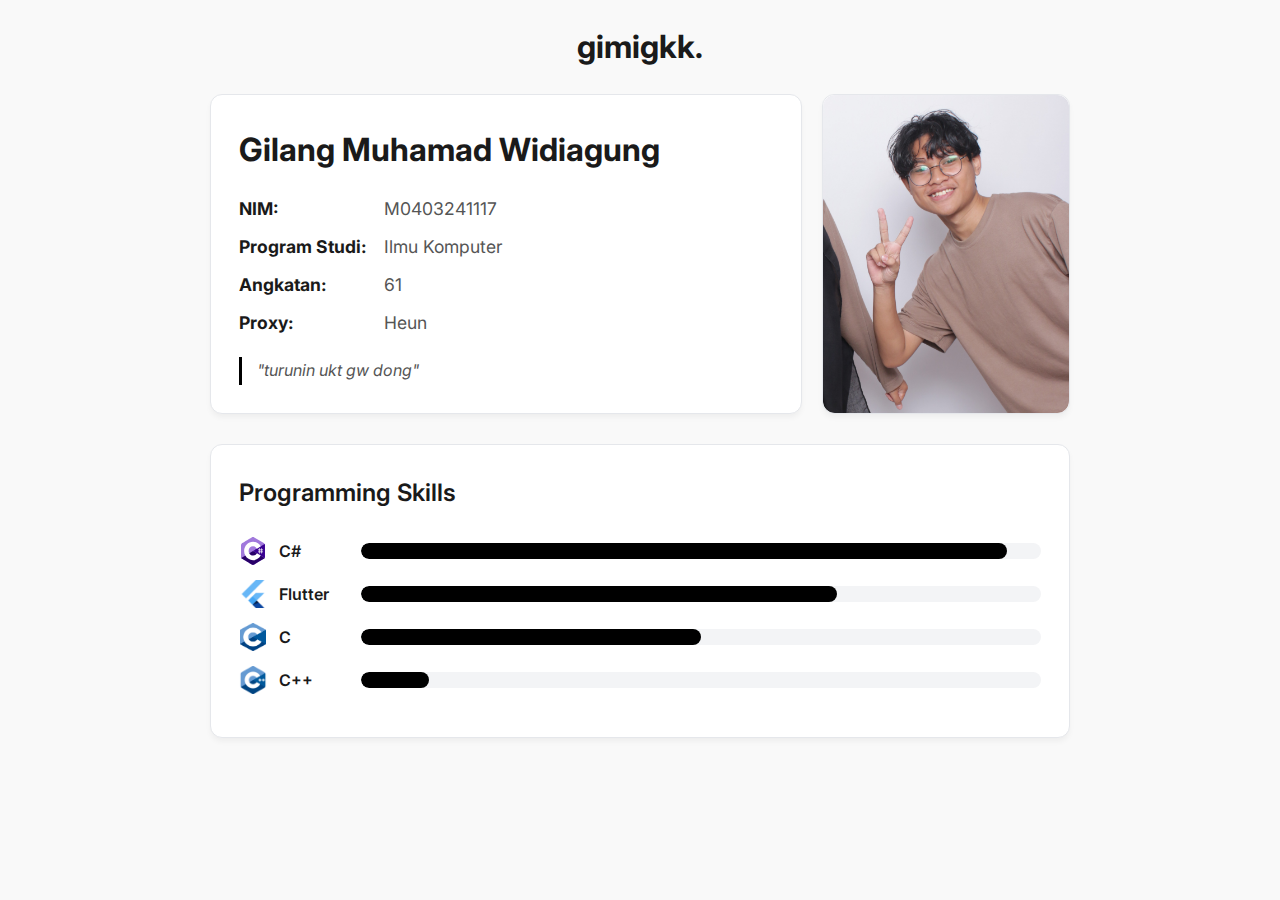
<file: index.html>
<!DOCTYPE html>
<html lang="id">
<head>
  <meta charset="UTF-8" />
  <meta name="viewport" content="width=device-width, initial-scale=1.0" />
  <title>Gilang Muhamad Widiagung</title>
  <link rel="stylesheet" href="style.css" />
</head>
<body>
  <header>
    <nav class="container">
      <a href="https://www.instagram.com/gimigkk" class="logo">gimigkk.</a>
    </nav>
  </header>

  <main class="container">
    <div class="cards-row">
      <!-- Biodata Card -->
      <section class="card biodata-card">
        <h1>Gilang Muhamad Widiagung</h1>
        <ul>
          <li><strong>NIM:</strong> M0403241117</li>
          <li><strong>Program Studi:</strong> Ilmu Komputer</li>
          <li><strong>Angkatan:</strong> 61</li>
          <li><strong>Proxy:</strong> Heun</li>
        </ul>
        <p class="quote">"turunin ukt gw dong"</p>
      </section>

      <!-- Foto Card -->
      <section class="card photo-card">
        <img src="foto-gilang.JPG" alt="Foto Gilang" class="profile-photo" />
      </section>
    </div>

    <!-- Skills Card -->
    <section class="card skills-card">
      <h2>Programming Skills</h2>

      <div class="skill-item">
        <img src="icons/C_sharp.svg" class="skill-icon-img" alt="C#" />
        <span class="skill-label">C#</span>
        <div class="progress-bar-container">
          <div class="progress-bar" style="width: 95%;"></div>
        </div>
      </div>

      <div class="skill-item">
        <img src="icons/Flutter.webp" class="skill-icon-img" alt="Python" />
        <span class="skill-label">Flutter</span>
        <div class="progress-bar-container">
          <div class="progress-bar" style="width: 70%;"></div>
        </div>
      </div>

      <div class="skill-item">
        <img src="icons/c.png" class="skill-icon-img" alt="C++" />
        <span class="skill-label">C</span>
        <div class="progress-bar-container">
          <div class="progress-bar" style="width: 50%;"></div>
        </div>
      </div>

      <div class="skill-item">
        <img src="icons/cpp.webp" class="skill-icon-img" alt="Flutter" />
        <span class="skill-label">C++</span>
        <div class="progress-bar-container">
          <div class="progress-bar" style="width: 10%;"></div>
        </div>
      </div>
    </section>
  </main>
</body>
</html>
</file>
<file: style.css>
@import url('https://fonts.googleapis.com/css2?family=Inter:wght@400;500;600;700&display=swap');

:root {
  --background-color: #f9f9f9;
  --card-background: #ffffff;
  --text-color: #1a1a1a;
  --subtle-text-color: #555;
  --border-color: #e5e7eb;
  --accent-color: #000000;
  --progress-bar-bg: #f3f4f6;
}

* {
  margin: 0;
  padding: 0;
  box-sizing: border-box;
}

body {
  font-family: 'Inter', sans-serif;
  background-color: var(--background-color);
  color: var(--text-color);
  line-height: 1.7;
}

.container {
  max-width: 900px;
  margin: 0 auto;
  padding: 0 20px;
}

/* Header */
header {
  text-align: center;
  padding: 20px 0;
  margin-bottom: 0px;
  display: flex;
  justify-content: center; /* center secara horizontal */
  align-items: center;     /* center secara vertical */
  
}

nav {
  display: flex;
  justify-content: space-between;
  align-items: center;
}

.logo {
  font-size: 2rem;
  font-weight: 700;
  text-decoration: none;
  color: var(--text-color);
  width: fit-content; /* biar mepet ke teks */
}

/* Card */
.card {
  background-color: var(--card-background);
  border: 1px solid var(--border-color);
  border-radius: 12px;
  padding: 28px;
  margin-bottom: 30px;
  box-shadow: 0 4px 6px -1px rgba(0, 0, 0, 0.05);
}

/* Biodata */
.biodata-card h1 {
  font-size: 2rem;
  font-weight: 700;
  margin-bottom: 16px;
}

.biodata-card ul {
  list-style: none;
  margin-bottom: 20px;
}

.biodata-card ul li {
  font-size: 1.1rem;
  color: var(--subtle-text-color);
  margin-bottom: 8px;
}

.biodata-card ul li strong {
  color: var(--text-color);
  min-width: 140px;
  display: inline-block;
}

.biodata-card .quote {
  font-style: italic;
  color: var(--subtle-text-color);
  border-left: 3px solid var(--accent-color);
  padding-left: 15px;
}

/* Layout Cards Row */
.cards-row {
  display: flex;
  flex-wrap: wrap;
  gap: 20px;
  justify-content: space-between;
}

.biodata-card {
  flex: 1 1 60%;
}

.photo-card {
  flex: 1 1 20%;
}

@media (max-width: 768px) {
  .biodata-card,
  .photo-card {
    flex: 1 1 100%;
  }
}

.skills-card {
  flex: 1 1 100%;
}

/* Foto */
.photo-card {
  aspect-ratio: 4 / 1;
  overflow: hidden;
  display: flex;
  align-items: center;
  justify-content: center;
  padding: 0;
}

.profile-photo {
  width: 100%;
  height: 100%;
  object-fit: cover;
  border-radius: 12px;
}

/* Skills */
.skills-card h2 {
  font-size: 1.5rem;
  font-weight: 600;
  margin-bottom: 24px;
}

.skill-item {
  display: flex;
  align-items: center;
  gap: 12px;
  margin-bottom: 15px;
}

.skill-icon-img {
  width: 28px;
  height: 28px;
  object-fit: contain;
}

.skill-label {
  font-size: 1rem;
  font-weight: 600;
  min-width: 70px; /* biar rata kiri semua bar */
}

.progress-bar-container {
  flex-grow: 1;
  background-color: var(--progress-bar-bg);
  height: 16px;
  border-radius: 8px;
  overflow: hidden;
}

.progress-bar {
  background-color: var(--accent-color);
  height: 100%;
  border-radius: 10px;
  transition: width 0.5s ease-in-out;
}

/* Responsive */
@media (max-width: 768px) {
  .biodata-card,
  .photo-card {
    flex: 1 1 100%;
  }
}
</file>
